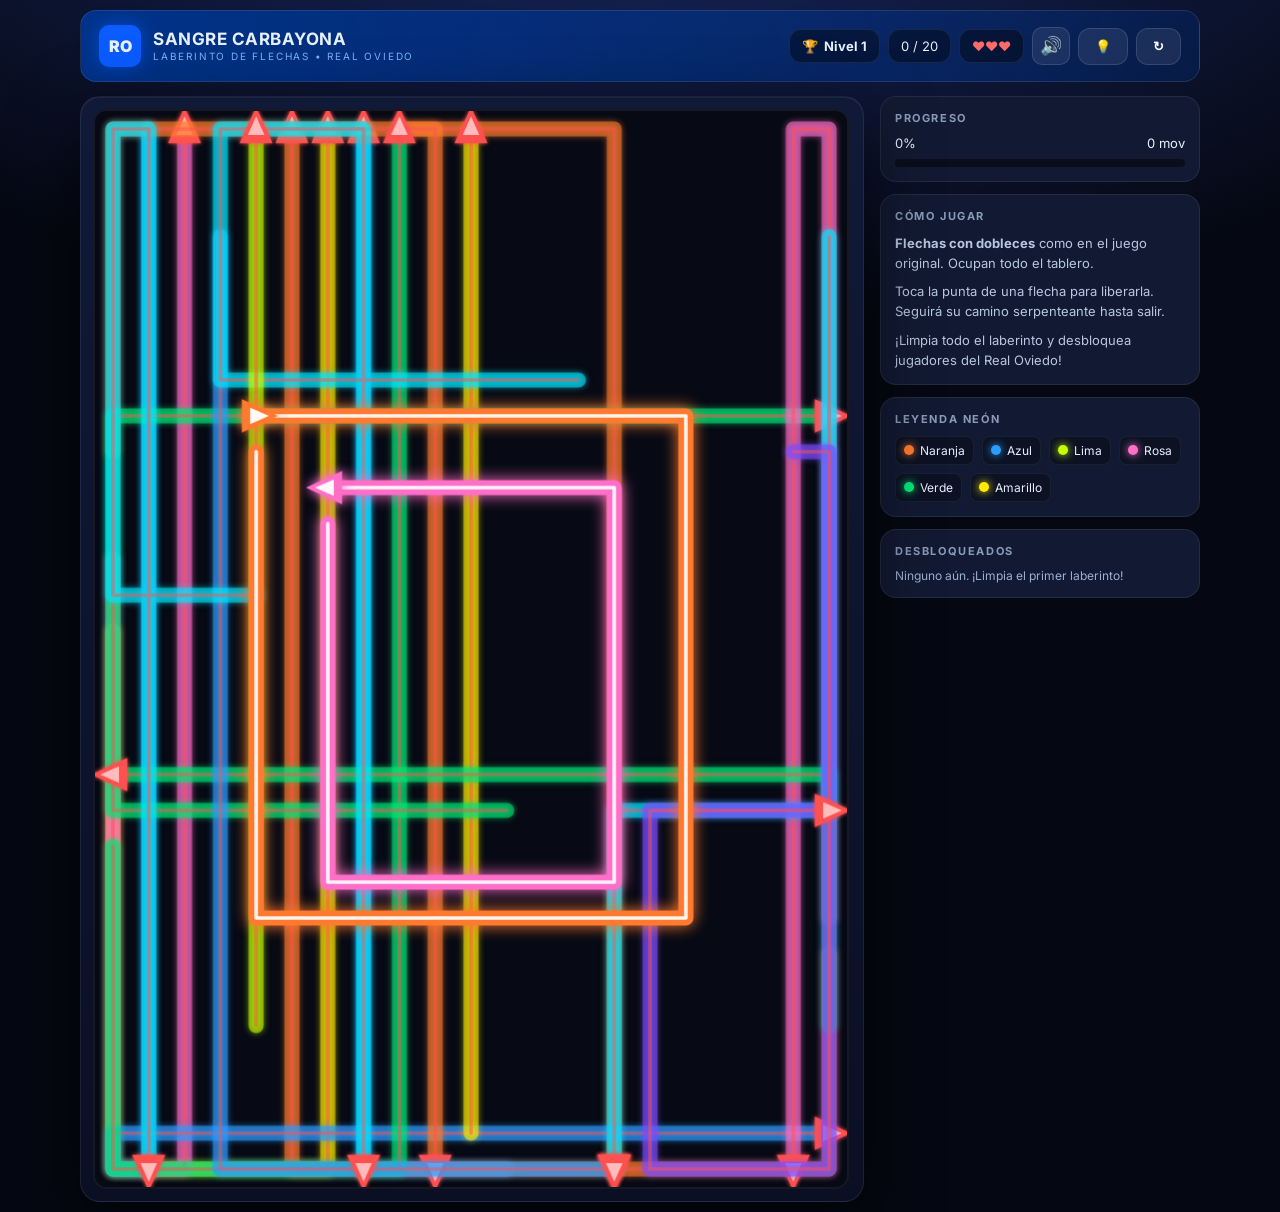
<file: index.html>
<!DOCTYPE html>
<html lang="es">
<head><!-- PLAYABLE_TOUCH_PATCH_V1 --><script>
(function() {
  if (window.__playableTouchPatchInstalled) return;
  window.__playableTouchPatchInstalled = true;
  var origAdd = EventTarget.prototype.addEventListener;
  var blockedTypes = { touchstart: 1, touchmove: 1, wheel: 1 };
  EventTarget.prototype.addEventListener = function(type, listener, options) {
    if (blockedTypes[type]) {
      if (options === undefined || options === null) {
        options = { passive: true };
      } else if (typeof options === 'boolean') {
        options = { capture: options, passive: true };
      } else {
        options = Object.assign({}, options, { passive: true });
      }
    }
    return origAdd.call(this, type, listener, options);
  };
})();
</script><script>window.Intl=window.Intl||{};Intl.t=function(s){return(Intl._locale&&Intl._locale[s])||s;};</script>
<meta charset="UTF-8">
<meta name="viewport" content="width=device-width, initial-scale=1.0, maximum-scale=1.0, user-scalable=no">
<title>Sangre Carbayona - Laberinto de Flechas</title>
<link href="https://fonts.googleapis.com/css2?family=Inter:wght@400;600;800&display=swap" rel="stylesheet">
<link rel="stylesheet" href="css/style.css">
</head>
<body>
<header>
  <div class="brand">
    <div class="brand-badge">RO</div>
    <h1>SANGRE CARBAYONA <span>Laberinto de Flechas • Real Oviedo</span></h1>
  </div>
  <div class="hud">
    <div class="hud-item">🏆 <strong id="levelLabel">Nivel 1</strong></div>
    <div class="hud-item" id="clearedLabel">0 / 0</div>
    <div class="hud-item" id="lives">❤❤❤</div>
    <button class="sound-toggle" id="soundBtn">🔊</button>
    <button class="btn btn-ghost" id="hintBtn">💡</button>
    <button class="btn btn-ghost" id="restartBtn">↻</button>
  </div>
</header>
<div class="layout">
  <div class="board-wrap">
    <canvas id="gameCanvas" width="600" height="800"></canvas>
  </div>
  <div class="side">
    <div class="panel">
      <h3>Progreso</h3>
      <div style="display:flex;justify-content:space-between;font-size:13px"><span id="percentLabel">0%</span><span id="movesLabel">0 mov</span></div>
      <div class="progress-bar"><div class="progress-fill" id="progressFill"></div></div>
    </div>
    <div class="panel">
      <h3>Cómo jugar</h3>
      <div class="instructions">
        <p><strong>Flechas con dobleces</strong> como en el juego original. Ocupan todo el tablero.</p>
        <p style="margin-top:8px">Toca la punta de una flecha para liberarla. Seguirá su camino serpenteante hasta salir.</p>
        <p style="margin-top:8px">¡Limpia todo el laberinto y desbloquea jugadores del Real Oviedo!</p>
      </div>
    </div>
    <div class="panel">
      <h3>Leyenda neón</h3>
      <div class="legend">
        <div class="legend-item"><div class="dot" style="background:#FF7A2F;color:#FF7A2F"></div> Naranja</div>
        <div class="legend-item"><div class="dot" style="background:#2D9CFF;color:#2D9CFF"></div> Azul</div>
        <div class="legend-item"><div class="dot" style="background:#C6FF00;color:#C6FF00"></div> Lima</div>
        <div class="legend-item"><div class="dot" style="background:#FF6EC7;color:#FF6EC7"></div> Rosa</div>
        <div class="legend-item"><div class="dot" style="background:#00E676;color:#00E676"></div> Verde</div>
        <div class="legend-item"><div class="dot" style="background:#FFEA00;color:#FFEA00"></div> Amarillo</div>
      </div>
    </div>
    <div class="panel">
      <h3>Desbloqueados</h3>
      <div id="unlockedList" style="font-size:12px;color:#9bb0d0;display:flex;flex-wrap:wrap;gap:6px">Ninguno aún</div>
    </div>
  </div>
</div>

<div class="modal-overlay" id="winModal">
  <div class="modal">
    <div style="text-align:center">
      <div style="font-size:44px">💙⚽</div>
      <h2 style="margin-top:8px">¡Laberinto limpio!</h2>
      <p style="color:#9bb0d0;font-size:13px;margin-top:4px">Has desbloqueado a un jugador</p>
    </div>
    <div class="player-card" id="playerCard">
      <div class="player-avatar" id="playerAvatar">SC</div>
      <div class="player-info">
        <h4 id="playerName">Santi Cazorla</h4>
        <p id="playerPos">Mediocentro • Dorsal 8</p>
        <p id="playerDesc">La magia...</p>
        <span class="badge" id="playerBadge">Nivel 1</span>
      </div>
    </div>
    <div class="modal-actions">
      <button class="btn btn-ghost" id="exitBtn">Salir</button>
      <button class="btn" id="nextBtn">Siguiente nivel →</button>
    </div>
  </div>
</div>

<script type="module" src="js/game.js"></script>

<div class="modal-overlay" id="gameOverModal">
  <div class="modal" style="text-align:center">
    <div style="font-size:42px">💥</div>
    <h2 style="margin-top:8px">¡Chocaste!</h2>
    <p style="color:#9bb0d0;font-size:13px;margin-top:6px">Esa flecha está bloqueada por otra encima. Busca las que están libres (sin sombra roja).</p>
    <div class="modal-actions" style="margin-top:18px">
      <button class="btn btn-ghost" id="retryBtn">Reintentar nivel</button>
      <button class="btn" id="retryFullBtn">Reiniciar desde nivel 1</button>
    </div>
  </div>
</div>

</body>
</html>
</file>
<file: css/style.css>
:root{--bg:#050812;--oviedo-blue:#003692;--oviedo-blue-light:#0a5cff;--text:#e6f0ff;--muted:#8a9bb8;}
*{box-sizing:border-box;margin:0;padding:0}
html{overflow-x:hidden}
body{background:radial-gradient(1200px 600px at 50% -15%, #1a2a6a 0%, var(--bg) 85%);color:var(--text);font-family:'Inter',system-ui,sans-serif;min-height:100vh;display:flex;flex-direction:column;align-items:center;padding:10px;overflow-x:hidden;-webkit-tap-highlight-color:transparent}
header{width:100%;max-width:1120px;display:flex;justify-content:space-between;align-items:center;padding:14px 18px;background:linear-gradient(90deg, rgba(0,54,146,0.92), rgba(0,54,146,0.28));border:1px solid rgba(255,255,255,0.1);border-radius:16px;backdrop-filter:blur(10px);margin-bottom:14px;gap:12px;flex-wrap:wrap}
.brand{display:flex;gap:12px;align-items:center;flex:1;min-width:0}
.brand-badge{width:42px;height:42px;background:var(--oviedo-blue-light);border-radius:10px;display:grid;place-items:center;font-weight:900;box-shadow:0 0 18px rgba(10,92,255,0.6);flex-shrink:0}
.brand h1{font-size:17px;letter-spacing:.5px;line-height:1.1}
.brand h1 span{color:#7ab0ff;font-weight:400;font-size:10px;display:block;letter-spacing:1.8px;text-transform:uppercase;margin-top:3px}
.hud{display:flex;gap:8px;align-items:center;flex-wrap:wrap}
.hud-item{background:rgba(0,0,0,0.4);border:1px solid rgba(255,255,255,0.08);padding:8px 12px;border-radius:12px;font-size:13px;display:flex;gap:6px;align-items:center;white-space:nowrap}
.btn{background:var(--oviedo-blue);color:#fff;border:none;padding:10px 16px;border-radius:12px;font-weight:700;cursor:pointer;transition:.2s;font-size:13px;white-space:nowrap}
.btn:hover{transform:translateY(-1px);background:var(--oviedo-blue-light);box-shadow:0 6px 18px rgba(10,92,255,.4)}
.btn-ghost{background:rgba(255,255,255,0.08);border:1px solid rgba(255,255,255,0.12)}
.sound-toggle{width:38px;height:38px;display:grid;place-items:center;border-radius:10px;background:rgba(255,255,255,0.08);border:1px solid rgba(255,255,255,0.12);cursor:pointer;font-size:18px}
.layout{width:100%;max-width:1120px;display:grid;grid-template-columns:1fr 320px;gap:16px;align-items:start}
.board-wrap{background:linear-gradient(180deg, #101937, #0a0f24);border:1px solid rgba(255,255,255,0.08);border-radius:20px;padding:12px;box-shadow:0 24px 70px rgba(0,0,0,0.65), inset 0 1px 0 rgba(255,255,255,0.05);position:relative;overflow:hidden;width:100%}
#gameCanvas{display:block;width:100%;height:auto;background:#070a14;border-radius:14px;border:2px solid rgba(255,255,255,0.06);touch-action:manipulation}
.side{display:flex;flex-direction:column;gap:12px;min-width:0}
.panel{background:#121a33;border:1px solid rgba(255,255,255,0.08);border-radius:16px;padding:14px;width:100%}
.panel h3{font-size:11px;letter-spacing:1.6px;text-transform:uppercase;color:var(--muted);margin-bottom:10px}
.legend{display:flex;flex-wrap:wrap;gap:8px}
.legend-item{display:flex;align-items:center;gap:6px;font-size:12px;background:rgba(0,0,0,0.3);padding:6px 8px;border-radius:8px;border:1px solid rgba(255,255,255,0.06)}
.dot{width:10px;height:10px;border-radius:50%;box-shadow:0 0 8px currentColor}
.instructions{font-size:13px;line-height:1.55;color:#b8c6e0}
.progress-bar{width:100%;height:8px;background:rgba(0,0,0,0.45);border-radius:99px;overflow:hidden;margin-top:8px}
.progress-fill{height:100%;background:linear-gradient(90deg, var(--oviedo-blue-light), #00e5ff);transition:width .4s;width:0%}
.modal-overlay{position:fixed;inset:0;background:rgba(3,8,22,0.88);backdrop-filter:blur(14px);display:none;place-items:center;z-index:100;padding:16px}
.modal-overlay.open{display:grid}
.modal{width:100%;max-width:460px;background:linear-gradient(180deg, #17224a, #10182f);border:1px solid rgba(255,255,255,0.14);border-radius:20px;padding:18px;box-shadow:0 30px 80px rgba(0,0,0,0.7);animation:pop .4s cubic-bezier(.2,1.2,.4,1);max-height:92vh;overflow-y:auto}
@keyframes pop{from{transform:scale(.92) translateY(12px);opacity:0}to{transform:scale(1) translateY(0);opacity:1}}
.player-card{background:radial-gradient(300px 200px at 30% 10%, rgba(0,92,255,0.35), transparent), linear-gradient(180deg, rgba(255,255,255,0.06), rgba(0,0,0,0.2));border:1px solid rgba(255,255,255,0.1);border-radius:16px;padding:14px;display:flex;gap:14px;align-items:center;margin:14px 0}
.player-avatar{width:84px;height:84px;border-radius:14px;background:linear-gradient(135deg, var(--oviedo-blue), #001a4d);display:grid;place-items:center;font-size:32px;font-weight:900;border:2px solid rgba(255,255,255,0.15);box-shadow:0 0 20px rgba(10,92,255,0.5);flex-shrink:0;position:relative;overflow:hidden}
.player-info h4{font-size:20px;line-height:1}
.player-info p{font-size:12px;color:#9bb0d0;margin-top:4px}
.badge{display:inline-flex;background:rgba(255,255,255,0.1);border:1px solid rgba(255,255,255,0.12);padding:3px 8px;border-radius:99px;font-size:11px;margin-top:6px}
.modal-actions{display:flex;gap:10px;margin-top:16px;flex-wrap:wrap}
.modal-actions .btn{flex:1;justify-content:center;display:flex;min-width:120px}
@media(max-width:860px){body{padding:8px}header{flex-direction:column;align-items:stretch;padding:12px;border-radius:14px}.brand{justify-content:center;width:100%}.brand h1{font-size:15px;text-align:center}.hud{width:100%;display:grid;grid-template-columns:1fr 1fr auto;gap:8px}#lives{grid-column:span 2}.layout{grid-template-columns:1fr;gap:12px}.board-wrap{order:1;padding:8px;border-radius:16px}.side{order:2}#gameCanvas{border-radius:10px;border-width:1px}.panel{border-radius:14px}}
@media(max-width:480px){.board-wrap{padding:6px}.player-card{flex-direction:column;text-align:center}.modal-actions{flex-direction:column}.modal-actions .btn{width:100%}}
</file>
